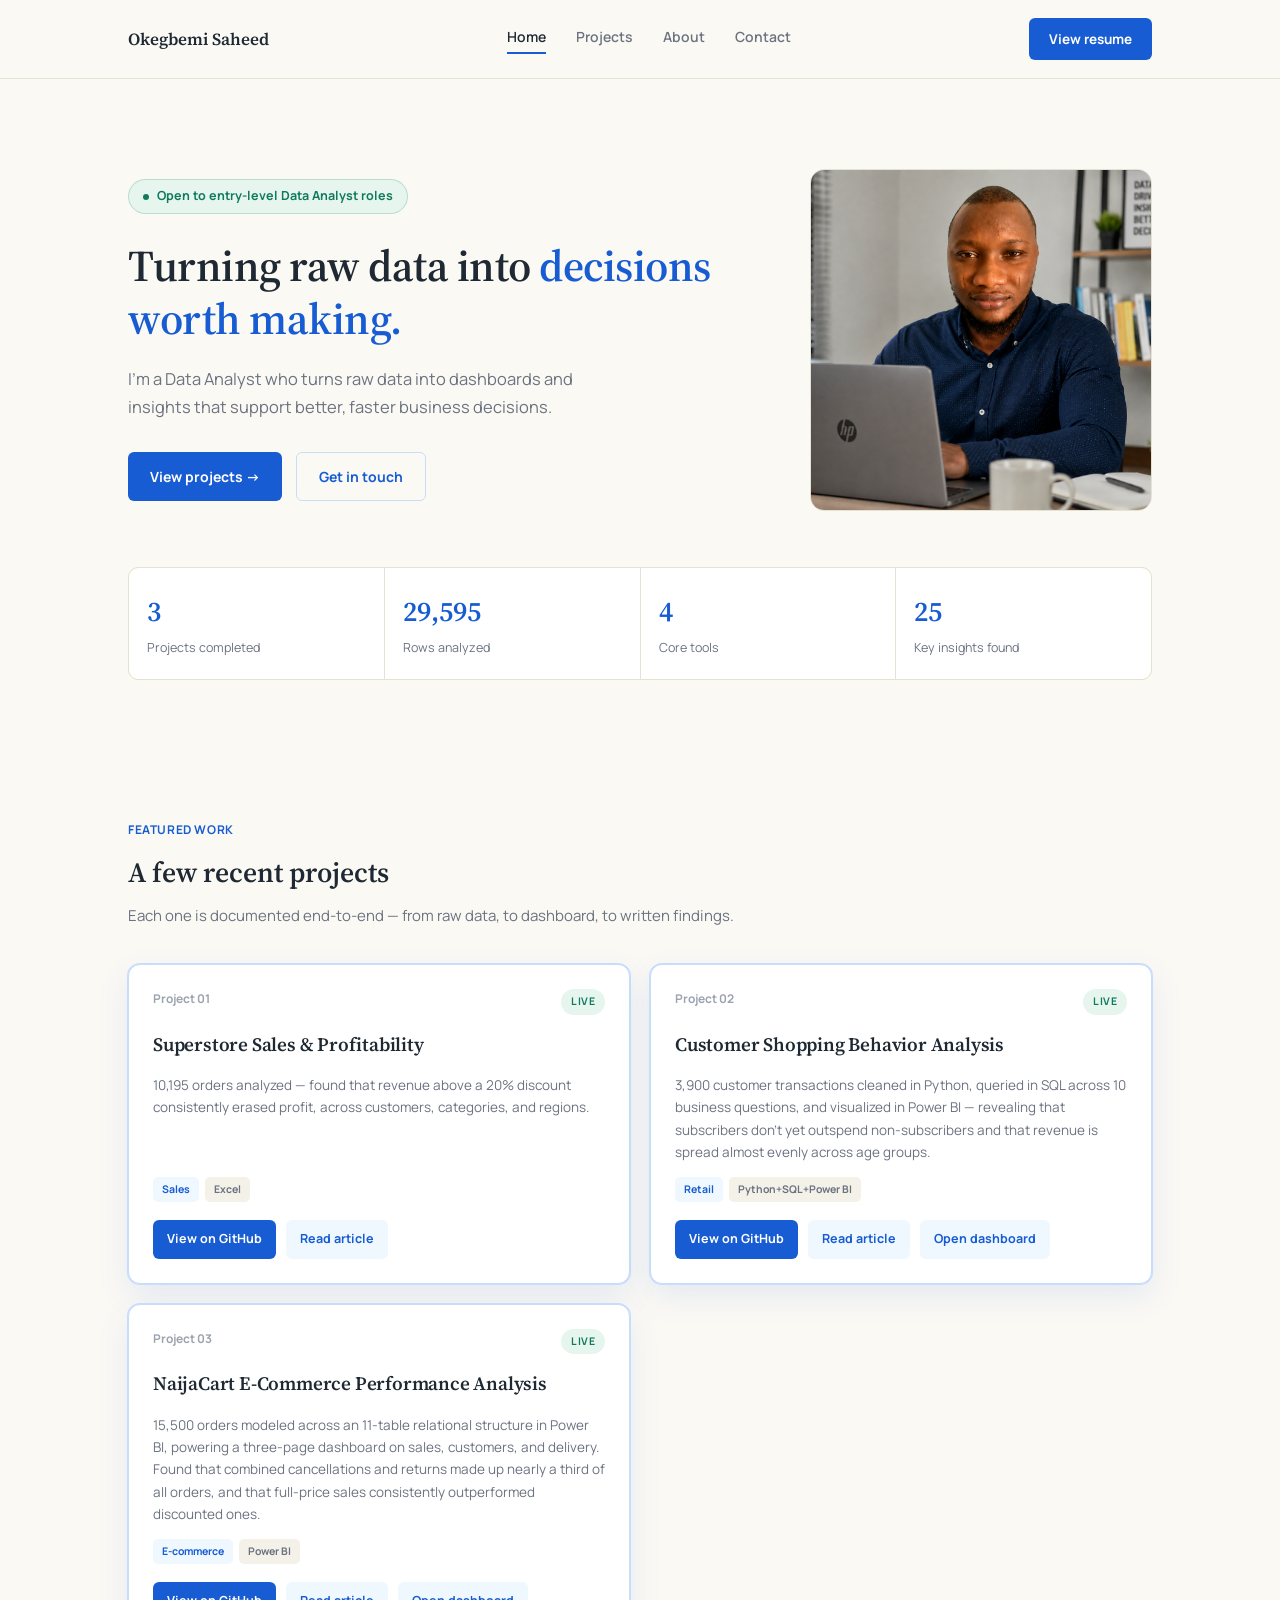
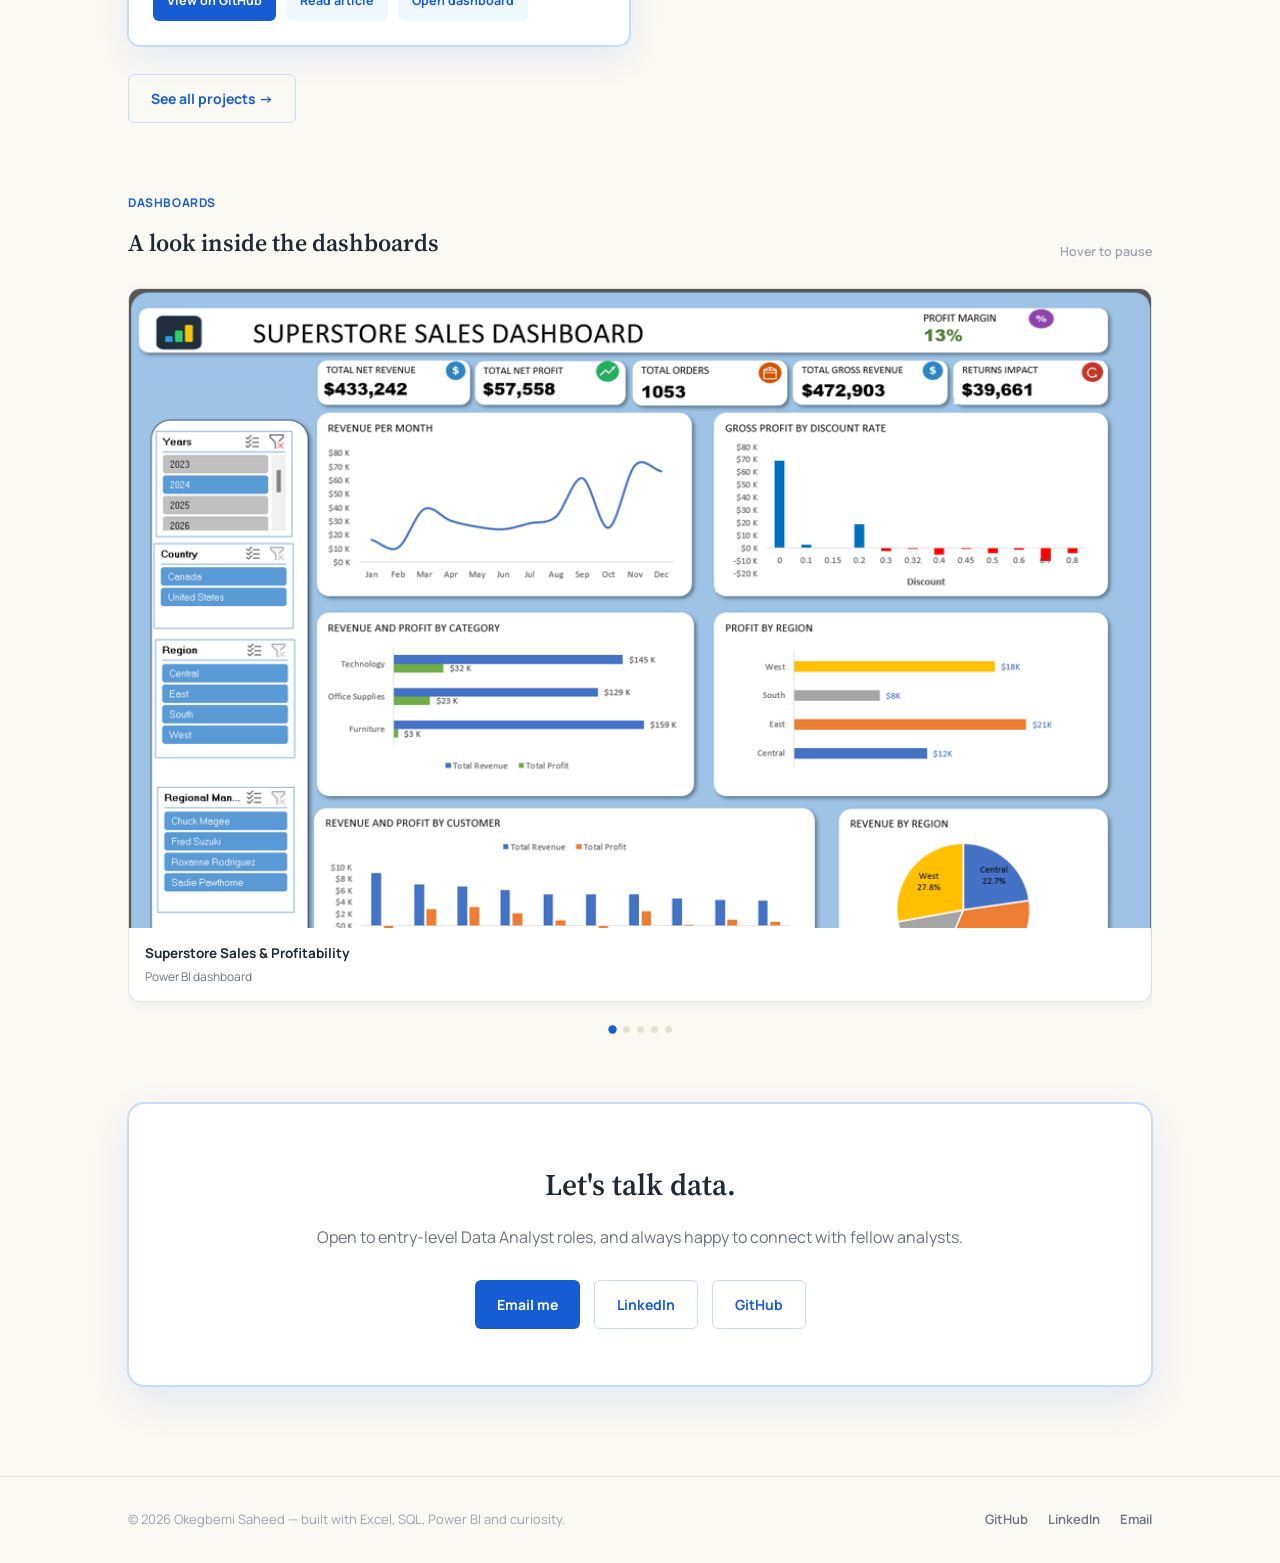
<file: index.html>
<!DOCTYPE html>
<html lang="en">
<head>
<meta charset="UTF-8" />
<meta name="viewport" content="width=device-width, initial-scale=1.0" />
<title>Okegbemi Saheed — Data Analyst Portfolio</title>
<link rel="icon" type="image/png" href="./profile.png">
<link rel="preconnect" href="https://fonts.googleapis.com">
<link href="https://fonts.googleapis.com/css2?family=Source+Serif+4:wght@500;600;700&family=Manrope:wght@400;500;600;700;800&display=swap" rel="stylesheet">
<link rel="stylesheet" href="./styles.css">
</head>
<body>

<header>
  <nav>
    <div class="logo">Okegbemi Saheed</div>
    <div class="navlinks" id="navlinks">
      <a href="./index.html" class="active">Home</a>
      <a href="./projects.html">Projects</a>
      <a href="./about.html">About</a>
      <a href="./contact.html">Contact</a>
    </div>
    <button class="navtoggle" id="navtoggle" aria-label="Toggle menu">&#9776;</button>
    <a href="./resume.pdf" class="btn-resume" target="_blank" rel="noopener">View resume</a>
  </nav>
</header>

<section class="hero">
  <div class="wrap">
    <div class="hero-grid">
      <div class="hero-main">
        <div class="eyebrow"><span class="dot"></span>Open to entry-level Data Analyst roles</div>
        <h1>Turning raw data into <span class="accent">decisions worth making.</span></h1>
        <p class="lede">I'm a Data Analyst who turns raw data into dashboards and insights that support better, faster business decisions.</p>
        <div class="hero-ctas">
          <a href="./projects.html" class="btn-primary">View projects →</a>
          <a href="mailto:saheedokegbemi3@gmail.com" class="btn-outline">Get in touch</a>
        </div>
      </div>
      <div class="photo-frame">
        <img src="./profile.png" alt="Okegbemi Saheed" onerror="this.parentElement.classList.add('no-photo')">
        <div class="photo-fallback">Add<br><span>profile.png</span></div>
      </div>
    </div>

    <div class="hero-stats">
      <div class="stat"><div class="n">3</div><div class="l">Projects completed</div></div>
      <div class="stat"><div class="n">29,595</div><div class="l">Rows analyzed</div></div>
      <div class="stat"><div class="n">4</div><div class="l">Core tools</div></div>
      <div class="stat"><div class="n">25</div><div class="l">Key insights found</div></div>
    </div>
  </div>
</section>

<section class="section">
  <div class="wrap">
    <div class="section-head">
      <div class="section-tag">Featured work</div>
      <h2>A few recent projects</h2>
      <p>Each one is documented end-to-end — from raw data, to dashboard, to written findings.</p>
    </div>
    <div class="project-grid" id="project-grid"></div>
    <div style="margin-top:28px;">
      <a href="./projects.html" class="btn-outline">See all projects →</a>
    </div>
  </div>
</section>

<section class="section" style="padding-top:0;">
  <div class="wrap">
    <div class="scroller-head">
      <div>
        <div class="section-tag">Dashboards</div>
        <h2 class="serif" style="font-size:24px; font-weight:600;">A look inside the dashboards</h2>
      </div>
      <span class="scroller-hint">Hover to pause</span>
    </div>
    <div class="dash-scroll">
      <div class="dash-track">
      <div class="dash-card">
        <div class="shot"><img src="./dashboard-1.png" alt="Superstore Sales Dashboard" onerror="this.parentElement.classList.add('no-shot'); this.parentElement.innerHTML='Add<br>dashboard-1.png'"></div>
        <div class="cap"><div class="t">Superstore Sales & Profitability</div><div class="d">Power BI dashboard</div></div>
      </div>
      <div class="dash-card">
        <div class="shot"><img src="./dashboard-2.png" alt="Customer Behavior Dashboard" onerror="this.parentElement.classList.add('no-shot'); this.parentElement.innerHTML='Add<br>dashboard-2.png'"></div>
        <div class="cap"><div class="t">Customer Shopping Behavior</div><div class="d">Power BI dashboard</div></div>
      </div>
      <div class="dash-card">
        <div class="shot"><img src="./dashboard-3.png" alt="NaijaCart Sales and Revenue Dashboard" onerror="this.parentElement.classList.add('no-shot'); this.parentElement.innerHTML='Add<br>dashboard-3.png'"></div>
        <div class="cap"><div class="t">NaijaCart — Sales & Revenue</div><div class="d">Power BI dashboard</div></div>
      </div>
      <div class="dash-card">
        <div class="shot"><img src="./dashboard-4.png" alt="NaijaCart Product and Customer Dashboard" onerror="this.parentElement.classList.add('no-shot'); this.parentElement.innerHTML='Add<br>dashboard-4.png'"></div>
        <div class="cap"><div class="t">NaijaCart — Product & Customer</div><div class="d">Power BI dashboard</div></div>
      </div>
      <div class="dash-card">
        <div class="shot"><img src="./dashboard-5.png" alt="NaijaCart Delivery and Logistics Dashboard" onerror="this.parentElement.classList.add('no-shot'); this.parentElement.innerHTML='Add<br>dashboard-5.png'"></div>
        <div class="cap"><div class="t">NaijaCart — Delivery & Logistics</div><div class="d">Power BI dashboard</div></div>
      </div>
      <!-- duplicate set for seamless infinite loop -->
      <div class="dash-card" aria-hidden="true">
        <div class="shot"><img src="./dashboard-1.png" alt="" onerror="this.parentElement.classList.add('no-shot'); this.parentElement.innerHTML='Add<br>dashboard-1.png'"></div>
        <div class="cap"><div class="t">Superstore Sales & Profitability</div><div class="d">Power BI dashboard</div></div>
      </div>
      <div class="dash-card" aria-hidden="true">
        <div class="shot"><img src="./dashboard-2.png" alt="" onerror="this.parentElement.classList.add('no-shot'); this.parentElement.innerHTML='Add<br>dashboard-2.png'"></div>
        <div class="cap"><div class="t">Customer Shopping Behavior</div><div class="d">Power BI dashboard</div></div>
      </div>
      <div class="dash-card" aria-hidden="true">
        <div class="shot"><img src="./dashboard-3.png" alt="" onerror="this.parentElement.classList.add('no-shot'); this.parentElement.innerHTML='Add<br>dashboard-3.png'"></div>
        <div class="cap"><div class="t">NaijaCart — Sales & Revenue</div><div class="d">Power BI dashboard</div></div>
      </div>
      <div class="dash-card" aria-hidden="true">
        <div class="shot"><img src="./dashboard-4.png" alt="" onerror="this.parentElement.classList.add('no-shot'); this.parentElement.innerHTML='Add<br>dashboard-4.png'"></div>
        <div class="cap"><div class="t">NaijaCart — Product & Customer</div><div class="d">Power BI dashboard</div></div>
      </div>
      <div class="dash-card" aria-hidden="true">
        <div class="shot"><img src="./dashboard-5.png" alt="" onerror="this.parentElement.classList.add('no-shot'); this.parentElement.innerHTML='Add<br>dashboard-5.png'"></div>
        <div class="cap"><div class="t">NaijaCart — Delivery & Logistics</div><div class="d">Power BI dashboard</div></div>
      </div>
      </div>
    </div>
    <div class="dash-dots"></div>
  </div>
</section>

<section class="section" style="padding-top:0;">
  <div class="wrap">
    <div class="contact-box">
      <h2>Let's talk data.</h2>
      <p>Open to entry-level Data Analyst roles, and always happy to connect with fellow analysts.</p>
      <div class="contact-links">
        <a href="mailto:saheedokegbemi3@gmail.com" class="btn-primary">Email me</a>
        <a href="https://www.linkedin.com/in/okegbemi-saheed/" target="_blank" class="btn-outline">LinkedIn</a>
        <a href="https://github.com/saheed-okegbemi" target="_blank" class="btn-outline">GitHub</a>
      </div>
    </div>
  </div>
</section>

<footer>
  <div class="wrap footer-row">
    <p>© 2026 Okegbemi Saheed — built with Excel, SQL, Power BI and curiosity.</p>
    <div class="footer-links">
      <a href="https://github.com/saheed-okegbemi" target="_blank">GitHub</a>
      <a href="https://www.linkedin.com/in/okegbemi-saheed/" target="_blank">LinkedIn</a>
      <a href="mailto:saheedokegbemi3@gmail.com">Email</a>
    </div>
  </div>
</footer>

<script src="./projects.js"></script>
<script src="./dashboard.js"></script>
<script>
  renderProjectGrid("project-grid", p => p.status === "done");
</script>
<script src="./nav.js"></script>
</body>
</html>
</file>
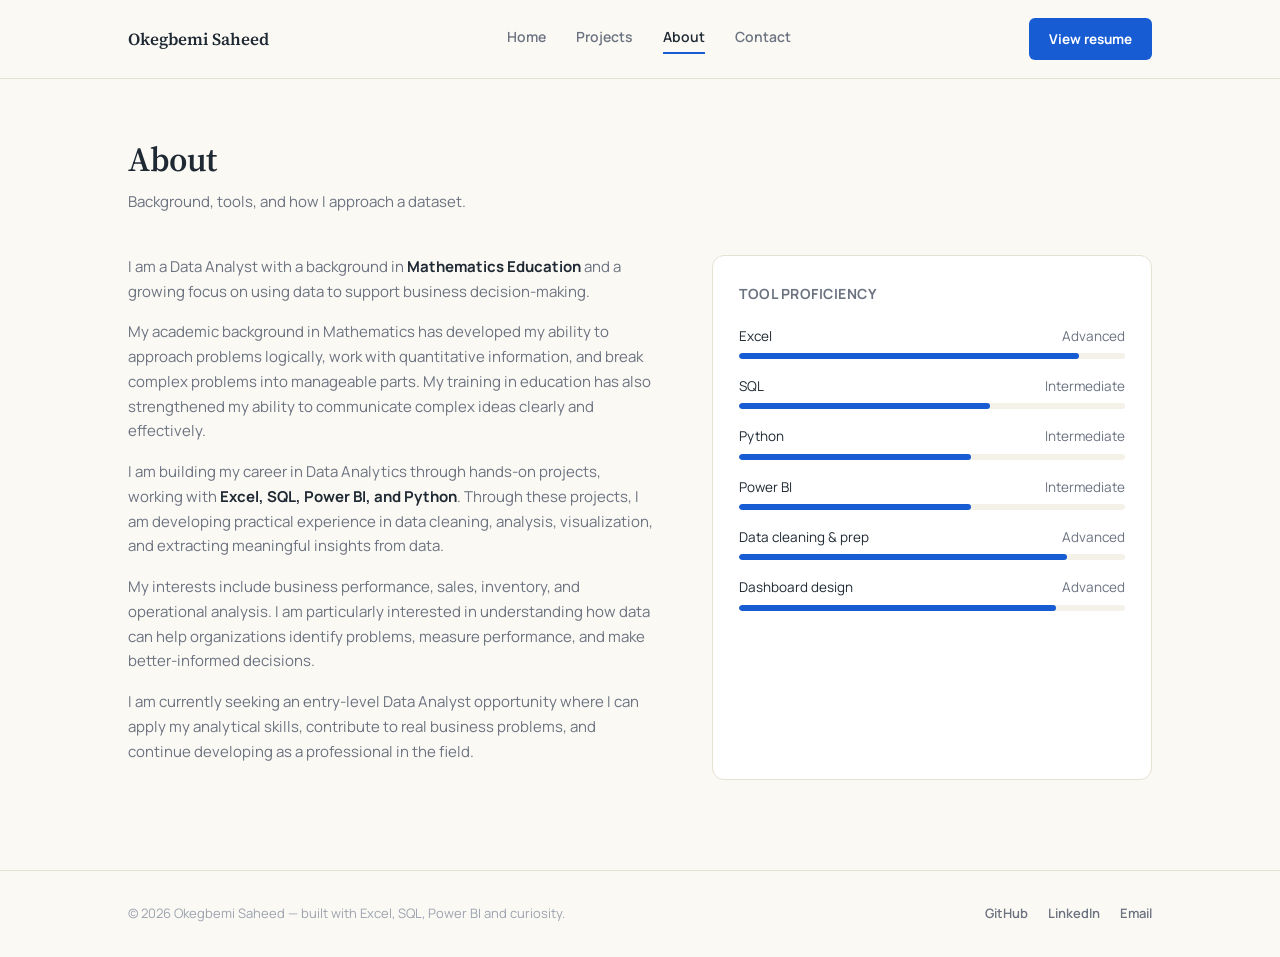
<file: about.html>
<!DOCTYPE html>
<html lang="en">
<head>
<meta charset="UTF-8" />
<meta name="viewport" content="width=device-width, initial-scale=1.0" />
<title>About — Okegbemi Saheed</title>
<link rel="icon" type="image/png" href="./profile.png">
<link rel="preconnect" href="https://fonts.googleapis.com">
<link href="https://fonts.googleapis.com/css2?family=Source+Serif+4:wght@500;600;700&family=Manrope:wght@400;500;600;700;800&display=swap" rel="stylesheet">
<link rel="stylesheet" href="./styles.css">
</head>
<body>

<header>
  <nav>
    <div class="logo">Okegbemi Saheed</div>
    <div class="navlinks" id="navlinks">
      <a href="./index.html">Home</a>
      <a href="./projects.html">Projects</a>
      <a href="./about.html" class="active">About</a>
      <a href="./contact.html">Contact</a>
    </div>
    <button class="navtoggle" id="navtoggle" aria-label="Toggle menu">&#9776;</button>
    <a href="./resume.pdf" class="btn-resume" target="_blank" rel="noopener">View resume</a>
  </nav>
</header>

<div class="page-header">
  <div class="wrap">
    <h1 class="serif">About</h1>
    <p>Background, tools, and how I approach a dataset.</p>
  </div>
</div>

<section class="section" style="padding-top:20px;">
  <div class="wrap">
    <div class="about-grid">
      <div class="about-text">
        <p>I am a Data Analyst with a background in <strong>Mathematics Education</strong> and a growing focus on using data to support business decision-making.</p>
        <p>My academic background in Mathematics has developed my ability to approach problems logically, work with quantitative information, and break complex problems into manageable parts. My training in education has also strengthened my ability to communicate complex ideas clearly and effectively.</p>
        <p>I am building my career in Data Analytics through hands-on projects, working with <strong>Excel, SQL, Power BI, and Python</strong>. Through these projects, I am developing practical experience in data cleaning, analysis, visualization, and extracting meaningful insights from data.</p>
        <p>My interests include business performance, sales, inventory, and operational analysis. I am particularly interested in understanding how data can help organizations identify problems, measure performance, and make better-informed decisions.</p>
        <p>I am currently seeking an entry-level Data Analyst opportunity where I can apply my analytical skills, contribute to real business problems, and continue developing as a professional in the field.</p>
      </div>

      <div class="skills-box">
        <h4>Tool proficiency</h4>
        <div class="skill-row">
          <div class="top"><span>Excel</span><span>Advanced</span></div>
          <div class="bar"><i style="width:88%;"></i></div>
        </div>
        <div class="skill-row">
          <div class="top"><span>SQL</span><span>Intermediate</span></div>
          <div class="bar"><i style="width:65%;"></i></div>
        </div>
        <div class="skill-row">
          <div class="top"><span>Python</span><span>Intermediate</span></div>
          <div class="bar"><i style="width:60%;"></i></div>
        </div>
        <div class="skill-row">
          <div class="top"><span>Power BI</span><span>Intermediate</span></div>
          <div class="bar"><i style="width:60%;"></i></div>
        </div>
        <div class="skill-row">
          <div class="top"><span>Data cleaning & prep</span><span>Advanced</span></div>
          <div class="bar"><i style="width:85%;"></i></div>
        </div>
        <div class="skill-row">
          <div class="top"><span>Dashboard design</span><span>Advanced</span></div>
          <div class="bar"><i style="width:82%;"></i></div>
        </div>
      </div>
    </div>
  </div>
</section>

<footer>
  <div class="wrap footer-row">
    <p>© 2026 Okegbemi Saheed — built with Excel, SQL, Power BI and curiosity.</p>
    <div class="footer-links">
      <a href="https://github.com/saheed-okegbemi" target="_blank">GitHub</a>
      <a href="https://www.linkedin.com/in/okegbemi-saheed/" target="_blank">LinkedIn</a>
      <a href="mailto:saheedokegbemi3@gmail.com">Email</a>
    </div>
  </div>
</footer>

<script src="./nav.js"></script>
</body>
</html>
</file>
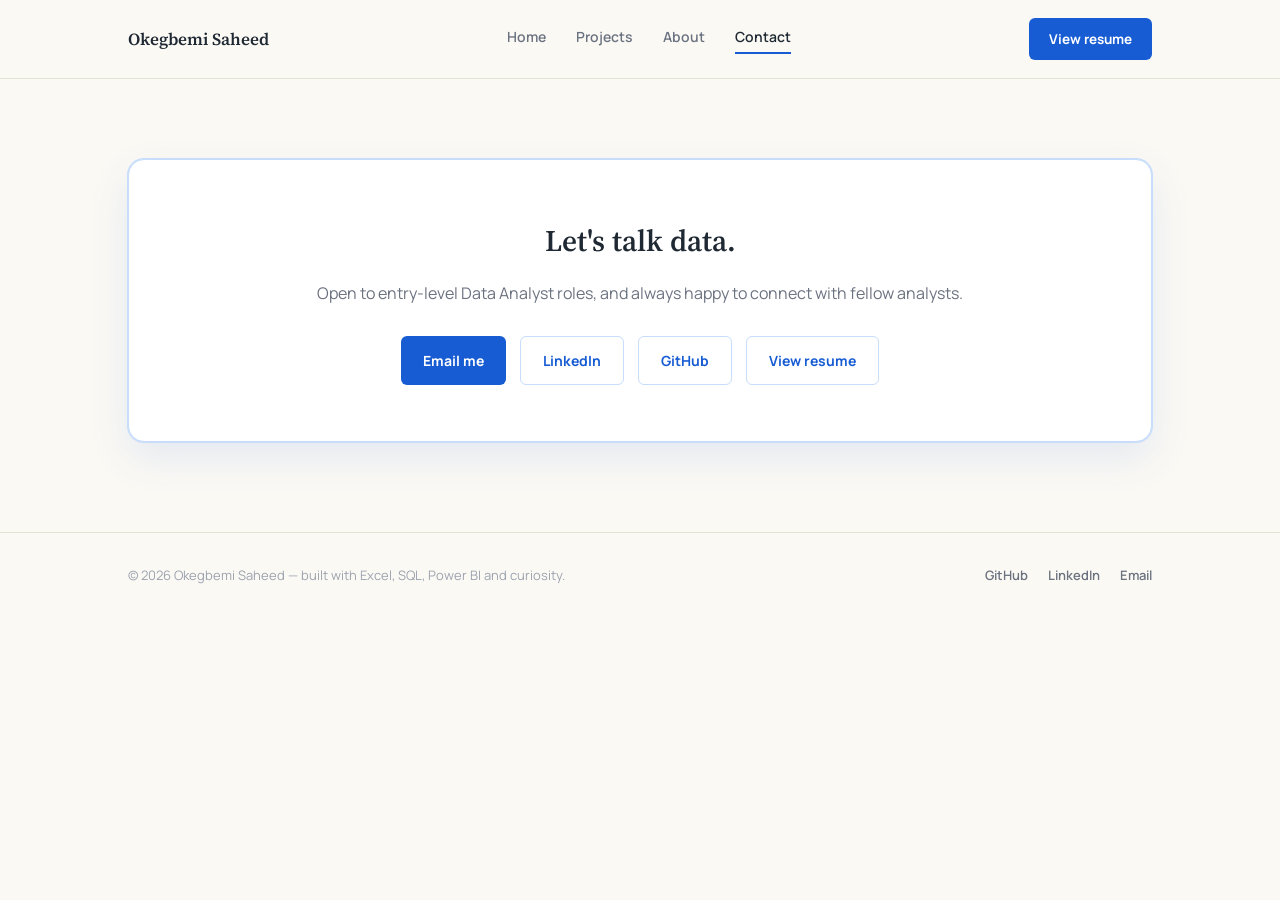
<file: contact.html>
<!DOCTYPE html>
<html lang="en">
<head>
<meta charset="UTF-8" />
<meta name="viewport" content="width=device-width, initial-scale=1.0" />
<title>Contact — Okegbemi Saheed</title>
<link rel="icon" type="image/png" href="./profile.png">
<link rel="preconnect" href="https://fonts.googleapis.com">
<link href="https://fonts.googleapis.com/css2?family=Source+Serif+4:wght@500;600;700&family=Manrope:wght@400;500;600;700;800&display=swap" rel="stylesheet">
<link rel="stylesheet" href="./styles.css">
</head>
<body>

<header>
  <nav>
    <div class="logo">Okegbemi Saheed</div>
    <div class="navlinks" id="navlinks">
      <a href="./index.html">Home</a>
      <a href="./projects.html">Projects</a>
      <a href="./about.html">About</a>
      <a href="./contact.html" class="active">Contact</a>
    </div>
    <button class="navtoggle" id="navtoggle" aria-label="Toggle menu">&#9776;</button>
    <a href="./resume.pdf" class="btn-resume" target="_blank" rel="noopener">View resume</a>
  </nav>
</header>

<section class="section" style="padding-top:80px;">
  <div class="wrap">
    <div class="contact-box">
      <h2>Let's talk data.</h2>
      <p>Open to entry-level Data Analyst roles, and always happy to connect with fellow analysts.</p>
      <div class="contact-links">
        <a href="mailto:saheedokegbemi3@gmail.com" class="btn-primary">Email me</a>
        <a href="https://www.linkedin.com/in/okegbemi-saheed/" target="_blank" class="btn-outline">LinkedIn</a>
        <a href="https://github.com/saheed-okegbemi" target="_blank" class="btn-outline">GitHub</a>
        <a href="./resume.pdf" target="_blank" rel="noopener" class="btn-outline">View resume</a>
      </div>
    </div>
  </div>
</section>

<footer>
  <div class="wrap footer-row">
    <p>© 2026 Okegbemi Saheed — built with Excel, SQL, Power BI and curiosity.</p>
    <div class="footer-links">
      <a href="https://github.com/saheed-okegbemi" target="_blank">GitHub</a>
      <a href="https://www.linkedin.com/in/okegbemi-saheed/" target="_blank">LinkedIn</a>
      <a href="mailto:saheedokegbemi3@gmail.com">Email</a>
    </div>
  </div>
</footer>

<script src="./nav.js"></script>
</body>
</html>
</file>
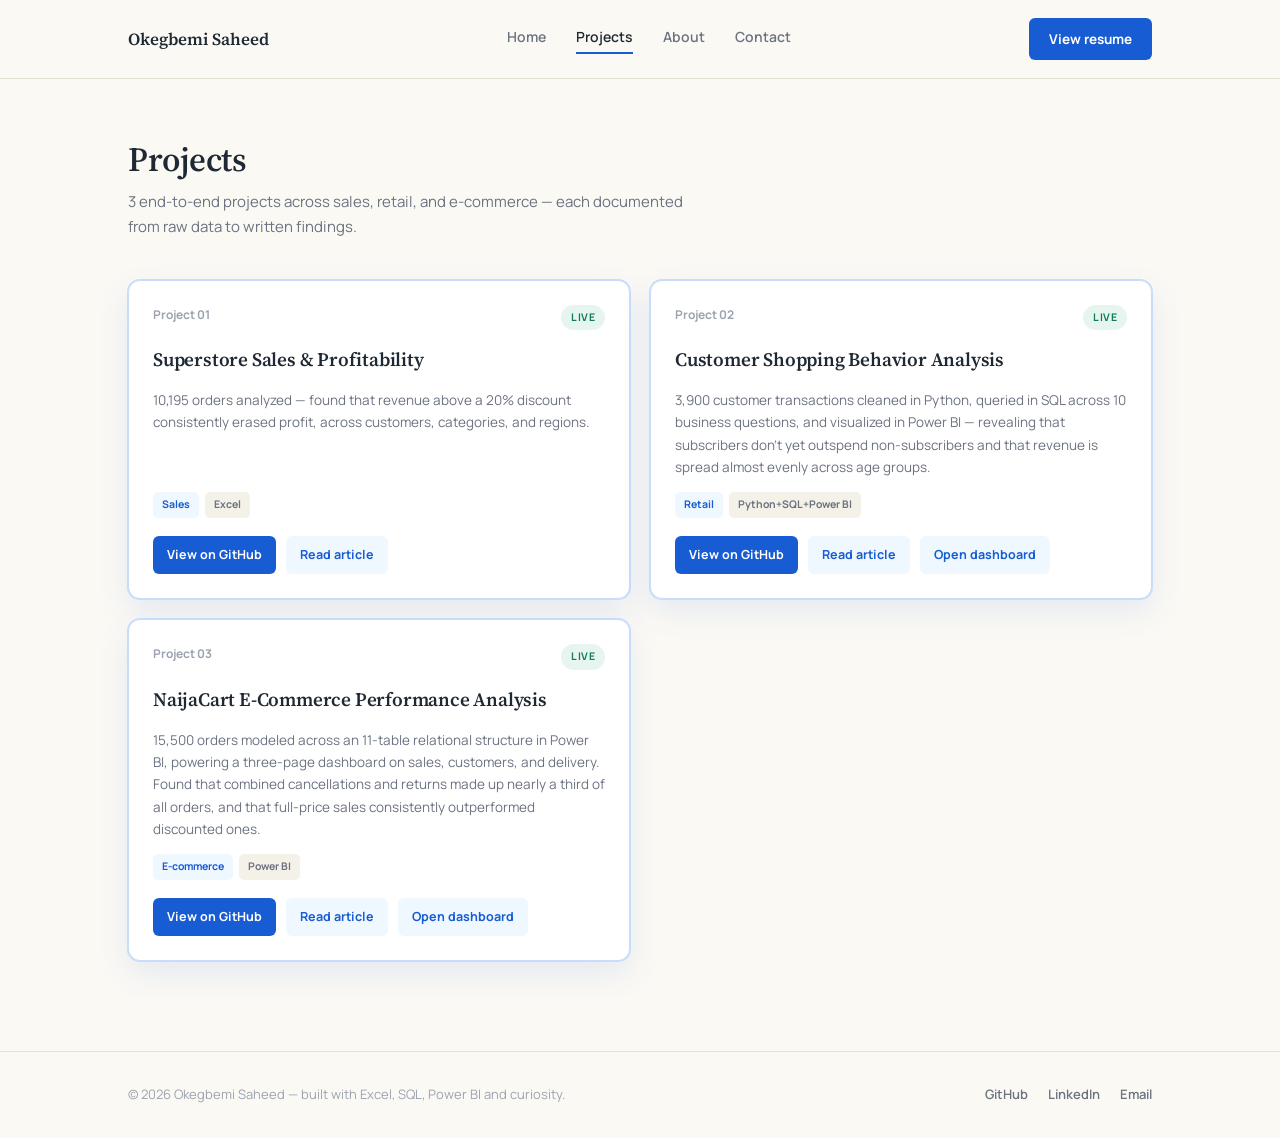
<file: projects.html>
<!DOCTYPE html>
<html lang="en">
<head>
<meta charset="UTF-8" />
<meta name="viewport" content="width=device-width, initial-scale=1.0" />
<title>Projects — Okegbemi Saheed</title>
<link rel="icon" type="image/png" href="./profile.png">
<link rel="preconnect" href="https://fonts.googleapis.com">
<link href="https://fonts.googleapis.com/css2?family=Source+Serif+4:wght@500;600;700&family=Manrope:wght@400;500;600;700;800&display=swap" rel="stylesheet">
<link rel="stylesheet" href="./styles.css">
</head>
<body>

<header>
  <nav>
    <div class="logo">Okegbemi Saheed</div>
    <div class="navlinks" id="navlinks">
      <a href="./index.html">Home</a>
      <a href="./projects.html" class="active">Projects</a>
      <a href="./about.html">About</a>
      <a href="./contact.html">Contact</a>
    </div>
    <button class="navtoggle" id="navtoggle" aria-label="Toggle menu">&#9776;</button>
    <a href="./resume.pdf" class="btn-resume" target="_blank" rel="noopener">View resume</a>
  </nav>
</header>

<div class="page-header">
  <div class="wrap">
    <h1 class="serif">Projects</h1>
    <p>3 end-to-end projects across sales, retail, and e-commerce — each documented from raw data to written findings.</p>
  </div>
</div>

<section class="section" style="padding-top:20px;">
  <div class="wrap">
    <div class="project-grid" id="project-grid"></div>
  </div>
</section>

<footer>
  <div class="wrap footer-row">
    <p>© 2026 Okegbemi Saheed — built with Excel, SQL, Power BI and curiosity.</p>
    <div class="footer-links">
      <a href="https://github.com/saheed-okegbemi" target="_blank">GitHub</a>
      <a href="https://www.linkedin.com/in/okegbemi-saheed/" target="_blank">LinkedIn</a>
      <a href="mailto:saheedokegbemi3@gmail.com">Email</a>
    </div>
  </div>
</footer>

<script src="./projects.js"></script>
<script>
  renderProjectGrid("project-grid");
</script>
<script src="./nav.js"></script>
</body>
</html>
</file>
<file: styles.css>
:root{
  --bg: #FBF9F4;
  --surface: #FFFFFF;
  --surface-2: #F4F1E8;
  --line: #E5E1D3;
  --text: #1F2933;
  --muted: #6B7280;
  --muted-2: #9CA3AF;
  --blue: #175CD3;
  --blue-dark: #0C4A9E;
  --blue-light: #EFF8FF;
  --blue-line: #C7DDFB;
  --green: #0F7A5C;
  --green-light: #E7F5EF;
  --amber: #B7791F;
  --amber-light: #FDF2E0;
}
*{margin:0;padding:0;box-sizing:border-box;}
html{scroll-behavior:smooth;}
body{
  background:var(--bg);
  color:var(--text);
  font-family:'Manrope',sans-serif;
  line-height:1.65;
}
.serif{font-family:'Source Serif 4', Georgia, serif;}
a{color:inherit; text-decoration:none;}
.wrap{max-width:1080px; margin:0 auto; padding:0 28px;}
img{max-width:100%; display:block;}

/* NAV */
header{
  position:sticky; top:0; z-index:50;
  background:rgba(251,249,244,0.9);
  backdrop-filter:blur(8px);
  border-bottom:1px solid var(--line);
}
nav{display:flex; align-items:center; justify-content:space-between; padding:18px 28px; max-width:1080px; margin:0 auto; position:relative;}
.logo{font-family:'Source Serif 4', Georgia, serif; font-weight:600; font-size:17px; color:var(--text);}
.navlinks{display:flex; gap:30px; align-items:center;}
.navlinks a{color:var(--muted); font-size:14px; font-weight:600; transition:color .2s; padding-bottom:4px; border-bottom:2px solid transparent;}
.navlinks a:hover{color:var(--text);}
.navlinks a.active{color:var(--text); border-bottom-color:var(--blue);}
.btn-resume{
  background:var(--blue); color:#fff; padding:10px 20px; border-radius:6px;
  font-size:13.5px; font-weight:700;
}
.btn-resume:hover{background:var(--blue-dark);}
.navtoggle{
  display:none; background:none; border:1.5px solid var(--blue-line); border-radius:6px;
  width:38px; height:38px; align-items:center; justify-content:center; color:var(--blue); cursor:pointer; font-size:18px;
}
@media (max-width:760px){
  .navlinks{
    display:none; position:absolute; top:calc(100% + 1px); left:0; right:0;
    background:var(--surface); border:1px solid var(--line); border-radius:0 0 10px 10px;
    flex-direction:column; align-items:stretch; gap:0; padding:6px 28px 14px; box-shadow:0 8px 20px rgba(0,0,0,0.06);
  }
  .navlinks.open{display:flex;}
  .navlinks a{padding:12px 0; border-bottom:1px solid var(--line); border-bottom-width:1px;}
  .navlinks a.active{border-bottom-color:var(--line);}
  .navlinks a:last-child{border-bottom:none;}
  .navtoggle{display:inline-flex;}
}

/* BUTTONS */
.btn-primary{
  display:inline-flex; align-items:center; gap:6px;
  background:var(--blue); color:#fff; padding:12px 22px; border-radius:6px;
  font-size:14px; font-weight:700;
}
.btn-primary:hover{background:var(--blue-dark);}
.btn-outline{
  display:inline-flex; align-items:center; gap:6px;
  background:transparent; color:var(--blue); border:1.5px solid var(--blue-line); padding:12px 22px; border-radius:6px;
  font-size:14px; font-weight:700;
}
.btn-outline:hover{border-color:var(--blue); background:var(--blue-light);}

/* HERO */
.hero{padding:90px 0 70px;}
.eyebrow{
  display:inline-flex; align-items:center; gap:8px;
  font-size:12.5px; font-weight:700; color:var(--green);
  background:var(--green-light); border:1px solid rgba(15,122,92,0.2);
  padding:6px 14px; border-radius:100px; margin-bottom:26px;
}
.eyebrow .dot{width:6px; height:6px; border-radius:50%; background:var(--green);}
.hero-grid{display:grid; grid-template-columns:1.3fr 0.7fr; gap:48px; align-items:center;}
h1{font-family:'Source Serif 4', Georgia, serif; font-weight:600; font-size:44px; line-height:1.2; letter-spacing:-0.5px; margin-bottom:20px;}
h1 .accent{color:var(--blue);}
.lede{font-size:16.5px; color:var(--muted); max-width:480px; margin-bottom:32px;}
.hero-ctas{display:flex; gap:14px; flex-wrap:wrap;}
.photo-frame{
  aspect-ratio:1; border-radius:14px; overflow:hidden; background:var(--surface-2);
  border:1px solid var(--line); display:flex; align-items:center; justify-content:center;
}
.photo-frame img{width:100%; height:100%; object-fit:cover;}
.photo-fallback{display:none; text-align:center; color:var(--muted-2); font-size:13px; font-weight:600;}
.photo-frame.no-photo img{display:none;}
.photo-frame.no-photo .photo-fallback{display:block;}

.hero-stats{
  display:grid; grid-template-columns:repeat(4,1fr); gap:1px;
  background:var(--line); border:1px solid var(--line); border-radius:10px; overflow:hidden; margin-top:56px;
}
.stat{background:var(--surface); padding:20px 18px;}
.stat .n{font-family:'Source Serif 4', Georgia, serif; font-size:28px; font-weight:600; color:var(--blue);}
.stat .l{font-size:12.5px; color:var(--muted); margin-top:4px;}
@media (max-width:760px){
  .hero-grid{grid-template-columns:1fr;}
  .photo-frame{max-width:220px; margin:0 auto;}
  .hero-stats{grid-template-columns:repeat(2,1fr);}
  h1{font-size:32px;}
}

/* SECTIONS */
.section{padding:70px 0;}
.section-head{margin-bottom:36px;}
.section-head h2{font-family:'Source Serif 4', Georgia, serif; font-size:28px; font-weight:600; margin-bottom:8px;}
.section-head p{color:var(--muted); font-size:15px;}
.section-tag{
  font-size:12px; font-weight:700; color:var(--blue); text-transform:uppercase; letter-spacing:0.6px;
  margin-bottom:10px;
}

/* ABOUT */
.about-grid{display:grid; grid-template-columns:1.2fr 1fr; gap:56px;}
.about-text p{color:var(--muted); margin-bottom:16px; font-size:15px;}
.about-text strong{color:var(--text);}
.skills-box{background:var(--surface); border:1px solid var(--line); border-radius:12px; padding:26px;}
.skills-box h4{font-size:14px; margin-bottom:20px; color:var(--muted); text-transform:uppercase; letter-spacing:0.5px; font-weight:700;}
.skill-row{margin-bottom:16px;}
.skill-row:last-child{margin-bottom:0;}
.skill-row .top{display:flex; justify-content:space-between; font-size:13.5px; margin-bottom:6px;}
.skill-row .top span:last-child{color:var(--muted);}
.bar{height:6px; background:var(--surface-2); border-radius:3px; overflow:hidden;}
.bar i{display:block; height:100%; border-radius:3px; background:var(--blue);}
@media (max-width:760px){ .about-grid{grid-template-columns:1fr;} }

/* PROJECTS */
.project-grid{display:grid; grid-template-columns:repeat(2,1fr); gap:20px;}
@media (max-width:760px){ .project-grid{grid-template-columns:1fr;} }

.card{
  border:1px solid var(--line); border-radius:12px; background:var(--surface);
  padding:24px; display:flex; flex-direction:column; gap:14px; transition:box-shadow .2s, transform .2s;
}
.card:hover{transform:translateY(-3px); box-shadow:0 6px 20px rgba(23,92,211,0.08);}
.card.featured{border-color:var(--blue-line); background:var(--surface); box-shadow:0 0 0 1px var(--blue-line), 0 12px 32px rgba(23,92,211,0.10);}
.card-top{display:flex; justify-content:space-between; align-items:flex-start;}
.card-num{font-size:12px; font-weight:700; color:var(--muted-2);}
.status{
  font-size:10.5px; padding:4px 10px; border-radius:100px;
  text-transform:uppercase; letter-spacing:0.5px; font-weight:700;
}
.status.done{background:var(--green-light); color:var(--green);}
.status.pending{background:var(--surface-2); color:var(--muted);}

.card h3{font-family:'Source Serif 4', Georgia, serif; font-size:19px; font-weight:600; letter-spacing:-0.2px;}
.card p.desc{font-size:13.5px; color:var(--muted); flex-grow:1;}

.tag-row{display:flex; gap:6px; flex-wrap:wrap;}
.tag{
  font-size:10.5px; font-weight:700; padding:4px 9px; border-radius:5px;
  background:var(--surface-2); color:var(--muted);
}
.tag.domain{color:var(--blue); background:var(--blue-light);}

.card-links{display:flex; gap:10px; flex-wrap:wrap; margin-top:4px;}
.card-links a{
  font-size:12.5px; font-weight:700; padding:9px 14px; border-radius:6px;
}
.card-links a.link-primary{background:var(--blue); color:#fff;}
.card-links a.link-primary:hover{background:var(--blue-dark);}
.card-links a.link-secondary{background:var(--blue-light); color:var(--blue);}
.card-links a.link-secondary:hover{background:var(--blue-line);}

/* CONTACT */
.contact-box{
  border:1px solid var(--blue-line); border-radius:16px; padding:56px 40px; text-align:center;
  background:var(--surface); box-shadow:0 0 0 1px var(--blue-line), 0 16px 40px rgba(23,92,211,0.10);
}
.contact-box h2{font-family:'Source Serif 4', Georgia, serif; font-size:30px; font-weight:600; margin-bottom:14px;}
.contact-box p{color:var(--muted); margin-bottom:30px;}
.contact-links{display:flex; gap:14px; justify-content:center; flex-wrap:wrap;}

/* FOOTER */
footer{border-top:1px solid var(--line); padding:32px 0; margin-top:20px;}
.footer-row{display:flex; justify-content:space-between; align-items:center; flex-wrap:wrap; gap:12px;}
.footer-row p{font-size:13px; color:var(--muted-2);}
.footer-links{display:flex; gap:20px;}
.footer-links a{font-size:13px; color:var(--muted); font-weight:600;}
.footer-links a:hover{color:var(--text);}

/* PAGE HEADER (non-home pages) */
.page-header{padding:60px 0 20px;}
.page-header h1{font-size:34px; margin-bottom:10px;}
.page-header p{color:var(--muted); font-size:15px; max-width:560px;}

/* DASHBOARD SCROLLER */
.scroller-head{display:flex; justify-content:space-between; align-items:flex-end; gap:16px; margin-bottom:22px; flex-wrap:wrap;}
.scroller-hint{font-size:12.5px; color:var(--muted-2); font-weight:600; white-space:nowrap;}
.dash-scroll{
  overflow:hidden; padding:4px 0 8px; position:relative;
}
.dash-track{
  display:flex;
  transform:translateX(0);
}
.dash-card{
  flex:0 0 auto;
  border:1px solid var(--line); border-radius:12px; overflow:hidden; background:var(--surface);
  box-shadow:0 4px 14px rgba(23,92,211,0.06);
}
.dash-dots{display:flex; gap:7px; justify-content:center; margin-top:16px;}
.dash-dots .dot{width:7px; height:7px; border-radius:50%; background:var(--line); transition:background .2s, transform .2s;}
.dash-dots .dot.active{background:var(--blue); transform:scale(1.2);}
.dash-card .shot{
  width:100%; aspect-ratio:16/10; background:var(--surface-2); overflow:hidden;
  display:flex; align-items:center; justify-content:center;
}
.dash-card .shot img{width:100%; height:100%; object-fit:cover; object-position:top;}
.dash-card .shot.no-shot{color:var(--muted-2); font-size:12.5px; font-weight:600; text-align:center; padding:16px;}
.dash-card .shot.no-shot img{display:none;}
.dash-card .cap{padding:14px 16px;}
.dash-card .cap .t{font-size:13.5px; font-weight:700; color:var(--text); margin-bottom:3px;}
.dash-card .cap .d{font-size:12px; color:var(--muted);}
@media (min-width:760px){
  .dash-card{width:340px;}
}
</file>
